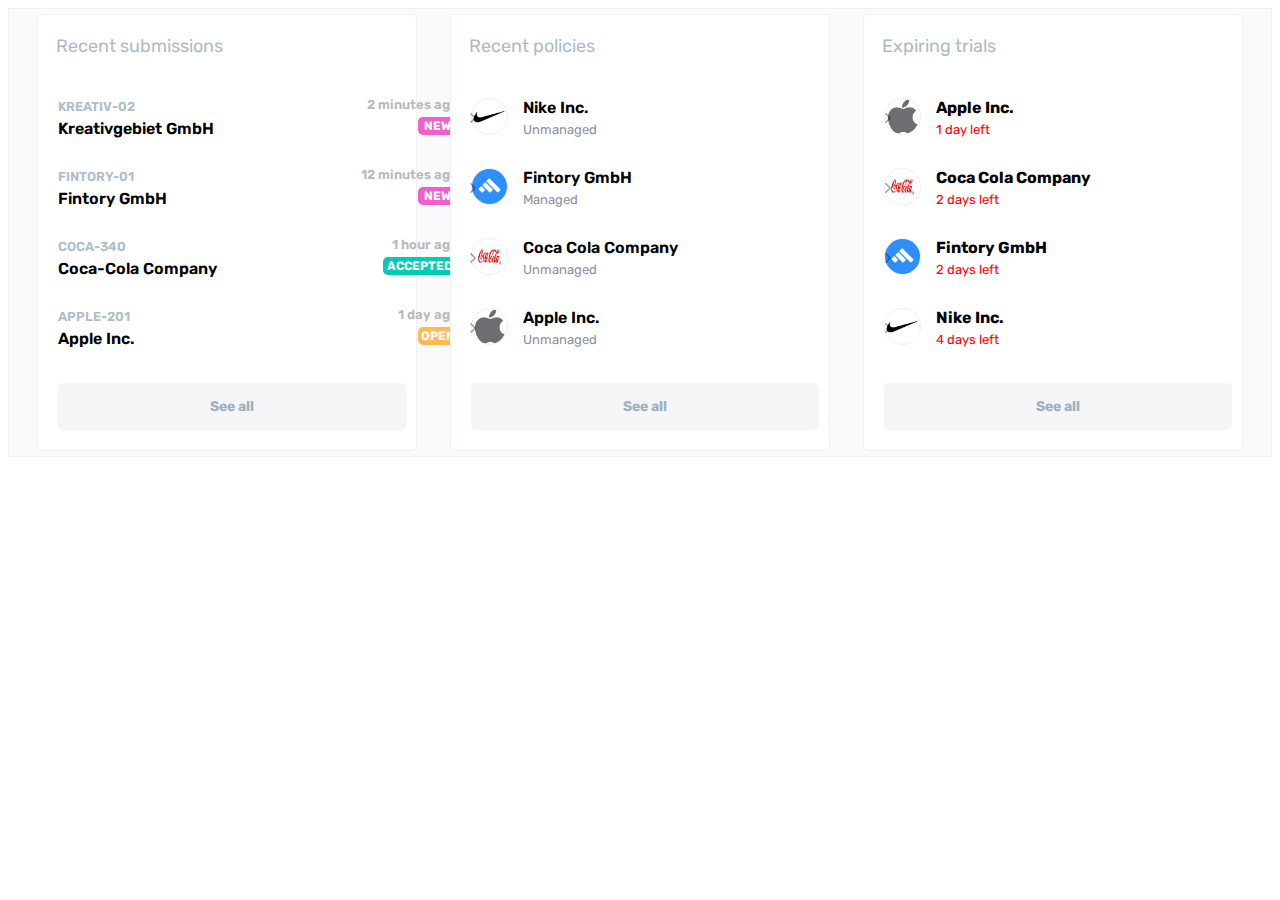
<file: bài tập 1/index.html>
<!DOCTYPE html>
<html>
    <head>
        <title>baitap</title>
       <link rel="stylesheet" href="app.css">
       <link href="https://fonts.googleapis.com/css?family=Alatsi|Courier+Prime|Lato|Open+Sans|Roboto|Rubik&display=swap" rel="stylesheet">
    </head>
    <body>
        <div class="box-container">
            <!-- cot 1 -->
            <div class="box">
                <div class="box-title">Recent submissions</div><br>
                <div class="menu-item">
                    <div class="left">
                        <div class="text">
                            <span class="text-one">KREATIV-02</span>
                            <span class="text-two">Kreativgebiet GmbH</span>
                        </div>
                    </div>
                    <div class="right">
                        <div class="between">
                            <span class="time">2 minutes ago</span>
                            <span class="badge" style="margin: 5px 0px 5px 60px; background-color: #f15fcc;">NEW</span>
                        </div>
                        <div class="right-icon">
                            <img src="36.png" height="10" width="10">
                        </div>                        
                    </div>
                </div>

                <div class="menu-item">
                    <div class="left">
                        <div class="text">
                            <span class="text-one">FINTORY-01</span>
                            <span class="text-two">Fintory GmbH</span>
                        </div>
                    </div>
                    <div class="right">
                        <div class="between">
                            <span class="time">12 minutes ago</span>
                            <span class="badge" style="margin: 5px 0px 5px 60px; background-color: #f15fcc;">NEW</span>
                        </div>
                        <div class="right-icon" >
                            <img src="36.png" height="10" width="10">
                        </div>                       
                    </div>
                </div>
            
                <div class="menu-item">
                    <div class="left">
                        <div class="text">
                            <span class="text-one">COCA-340</span>
                            <span class="text-two">Coca-Cola Company</span>
                        </div>
                    </div>
                    <div class="right">
                        <div class="between">
                            <span class="time">1 hour ago</span>
                            <span class="badge" style="margin: 5px 0px 5px 25px; background-color: #02cbb4;">ACCEPTED</span>
                        </div>
                        <div class="right-icon" >
                            <img src="36.png" height="10" width="10">
                        </div>
                    </div>   
                </div>
            
                <div class="menu-item">
                    <div class="left">
                        <div class="text">
                            <span class="text-one">APPLE-201</span>
                            <span class="text-two">Apple Inc.</span>
                        </div>
                    </div>
                    <div class="right">
                        <div class="between">
                            <span class="time">1 day ago</span>
                            <span class="badge" style="margin: 5px 0px 5px 60px; background-color: #ffba54;">OPEN</span>
                        </div>
                        <div class="right-icon" >
                            <img src="36.png" height="10" width="10">
                        </div>                       
                    </div>
                </div>

                <button class="btn-call-to-action">
                    See all
                </button>
            </div>
            <!-- cot 2 -->
            <div class="box">
                <div class="box-title">Recent policies</div><br>
                <div class="menu-item">
                    <div class="left">
                        <div class="image">
                            <img src="52.jpg" height="35" width="35">
                        </div>
                        <div class="text">
                            <span class="text-fisrt">Nike Inc.</span>
                            <span class="text-second">Unmanaged</span>
                        </div>
                    </div>
                    <div class="right">
                        <div class="right-icon-two">
                            <img src="36.png" height="10" width="10">
                        </div> 
                    </div>
                </div>
        
                <div class="menu-item">
                    <div class="left">
                        <div class="image">
                            <img src="25.jpg" height="35" width="35">
                        </div>
                        <div class="text">
                            <span class="text-fisrt">Fintory GmbH</span>
                            <span class="text-second">Managed</span>
                        </div>
                    </div>
                    <div class="right">
                        <div class="right-icon-two">
                            <img src="36.png" height="10" width="10">
                        </div> 
                    </div>
                </div>
            
                <div class="menu-item">
                    <div class="left">
                        <div class="image">
                            <img src="14.jpg" height="35" width="35">
                        </div>
                        <div class="text">
                            <span class="text-fisrt">Coca Cola Company</span>
                            <span class="text-second">Unmanaged</span>
                        </div>
                    </div>
                    <div class="right">
                        <div class="right-icon-two">
                            <img src="36.png" height="10" width="10">
                        </div> 
                    </div>
                </div>
            
                <div class="menu-item">
                    <div class="left">
                        <div class="image">
                            <img src="41.jpg" height="35" width="35">
                        </div>
                        <div class="text">
                            <span class="text-fisrt" >Apple Inc.</span>
                            <span class="text-second" >Unmanaged</span>
                        </div>
                    </div>
                    <div class="right">
                        <div class="right-icon-two">
                            <img src="36.png" height="10" width="10">
                        </div> 
                    </div>
                </div>

                <button class="btn-call-to-action">
                    See all
                </button>
            </div>
            <!-- cot 3 -->
            <div class="box">
                <div class="box-title">Expiring trials</div><br>
                <div class="menu-item">
                    <div class="left">
                        <div class="image">
                            <img src="41.jpg" height="35" width="35">
                        </div>
                        <div class="text">
                            <span class="text-1" >Apple Inc.</span>
                            <span class="text-2" >1 day left</span>
                        </div>
                    </div>
                    <div class="right">
                        <div class="right-icon-two">
                            <img src="36.png" height="10" width="10">
                        </div> 
                    </div>
                </div>
            
                <div class="menu-item">
                    <div class="left">
                        <div class="image">
                            <img src="14.jpg" height="35" width="35">
                        </div>
                        <div class="text">
                            <span class="text-1">Coca Cola Company</span>
                            <span class="text-2">2 days left</span>
                        </div>
                    </div>
                    <div class="right">
                        <div class="right-icon-two">
                            <img src="36.png" height="10" width="10">
                        </div> 
                    </div>
                </div>
              
                <div class="menu-item">
                    <div class="left">
                        <div class="image">
                            <img src="25.jpg" height="35" width="35">
                        </div>
                        <div class="text">
                            <span class="text-1">Fintory GmbH</span>
                            <span class="text-2">2 days left</span>
                        </div>
                    </div>
                    <div class="right">
                        <div class="right-icon-two">
                            <img src="36.png" height="10" width="10">
                        </div> 
                    </div>
                </div>
            
                <div class="menu-item">
                    <div class="left">
                        <div class="image">
                            <img src="52.jpg" height="35" width="35">
                        </div>
                        <div class="text">
                            <span class="text-1">Nike Inc.</span>
                            <span class="text-2">4 days left</span>
                        </div>
                    </div>
                    <div class="right">
                        <div class="right-icon-two">
                            <img src="36.png" height="10" width="10">
                        </div> 
                    </div>
                </div>

                <button class="btn-call-to-action">
                    See all
                </button>               
            </div>
        </div>
    </body>
</html>
</file>
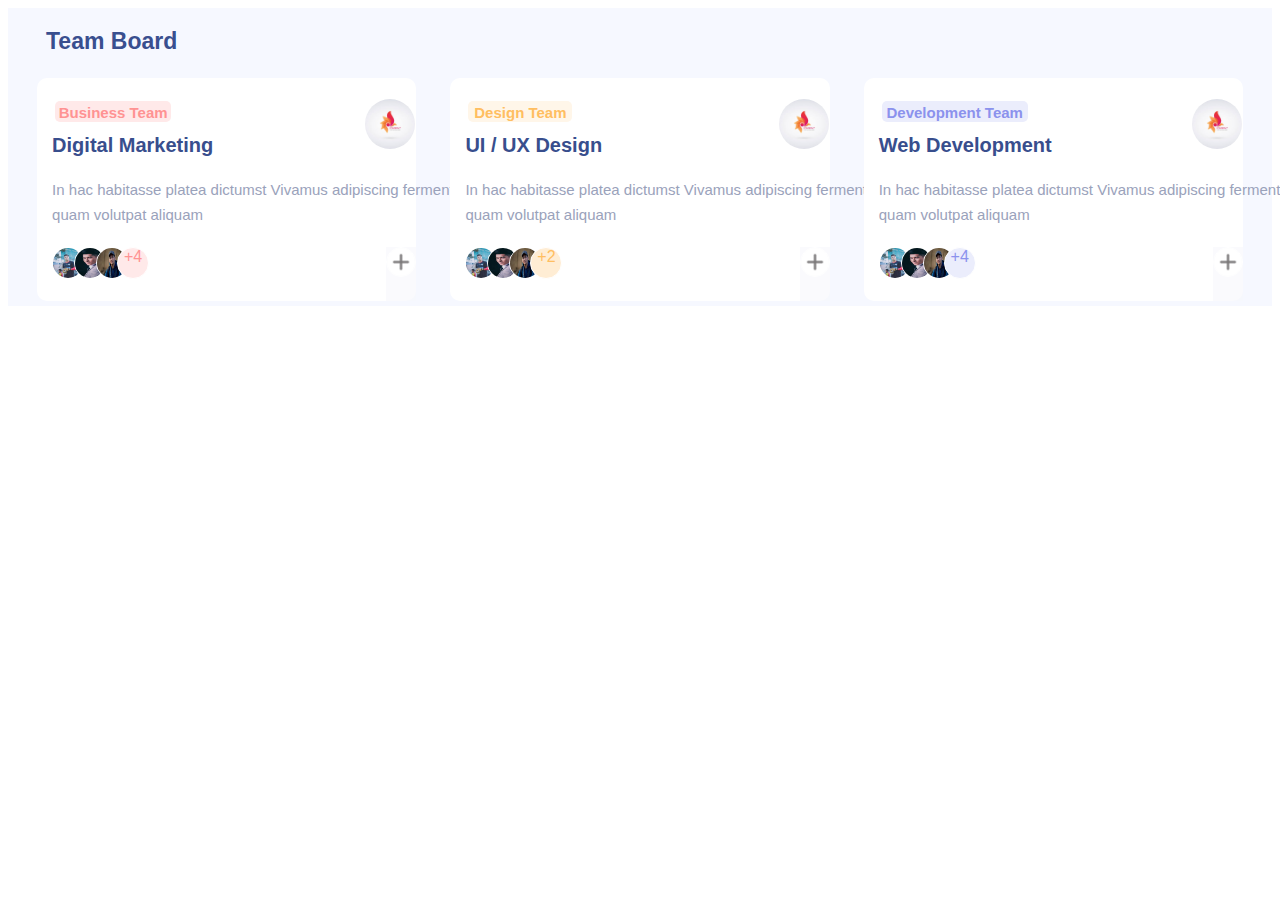
<file: bài tập 2/eg.html>
<!DOCTYPE html>
<html>
    <head>
        <title>baitap2.html</title>
        <link rel="stylesheet" href="eg.css">
    </head>
    <body>
        <div class="container">
            <div class="title">Team Board</div>
            <div class="box-container">
                <!-- cot 1 -->
                <div class="box">
                    <div class="box-title">
                        <div class="left">
                            <div class="text-one" style="width: 110px;color: #ff9393;background-color: #ffe9e9;">Business Team</div>
                            <div class="text-two">Digital Marketing</div>
                        </div>
                        <div class="right">
                            <img src="eg1.jpg" height="50" width="50">
                        </div>
                    </div>
                    <div class="menu-box">
                        In hac habitasse platea dictumst Vivamus adipiscing fermentum quam volutpat aliquam
                    </div>
                    <div class="box-item">
                        <div class="box-item-left">
                            <img src="btd.jpg" class="img1" height="30" width="30">
                            <img src="1.jpg" class="img2" height="30" width="30">
                            <img src="2.jpg" class="img3" height="30" width="30">
                            <div class="box-item-number" style="background-color: #ffe9e9; color: #ff9393;">+4</div>
                        </div>
                        <div class="box-item-right">
                            <img src="plus.jpg" height="28" width="28">
                        </div>
                    </div>
                </div>
                <!-- cot 2 -->
                <div class="box">
                    <div class="box-title">
                        <div class="left">
                            <div class="text-one" style="width: 98px; color: #ffbe61;background-color: #fff6e9;">Design Team</div>
                            <div class="text-two">UI / UX Design</div>
                        </div>
                        <div class="right">
                            <img src="eg1.jpg" height="50" width="50">
                        </div>
                    </div>
                    <div class="menu-box">
                        In hac habitasse platea dictumst Vivamus adipiscing fermentum quam volutpat aliquam
                    </div>
                    <div class="box-item">
                        <div class="box-item-left">
                            <img src="btd.jpg" class="img1" height="30" width="30">
                            <img src="1.jpg" class="img2" height="30" width="30">
                            <img src="2.jpg" class="img3" height="30" width="30">
                            <div class="box-item-number" style="background-color: #ffedd4; color: #ffbe61;">+2</div>
                        </div>
                        <div class="box-item-right">
                            <img src="plus.jpg" height="28" width="28">
                        </div>
                    </div>
                </div>
                <!-- cot 3 -->
                <div class="box">
                    <div class="box-title">
                        <div class="left">
                            <div class="text-one" style="width: 140px;color: #8b92ed;background-color: #ebedfc;">Development Team</div>
                            <div class="text-two">Web Development</div>
                        </div>
                        <div class="right">
                            <img src="eg1.jpg" height="50" width="50">
                        </div>
                    </div>
                    <div class="menu-box">
                        In hac habitasse platea dictumst Vivamus adipiscing fermentum quam volutpat aliquam
                    </div>
                    <div class="box-item">
                        <div class="box-item-left">
                            <img src="btd.jpg" class="img1" height="30" width="30">
                            <img src="1.jpg" class="img2" height="30" width="30">
                            <img src="2.jpg" class="img3" height="30" width="30">
                            <div class="box-item-number" style="background-color: #ebedfc; color: #8b92ed;">+4</div>
                        </div>
                        <div class="box-item-right">
                            <img src="plus.jpg" height="28" width="28">
                        </div>
                    </div>
                </div>
            </div>
        </div>
    </body>
</html>
</file>
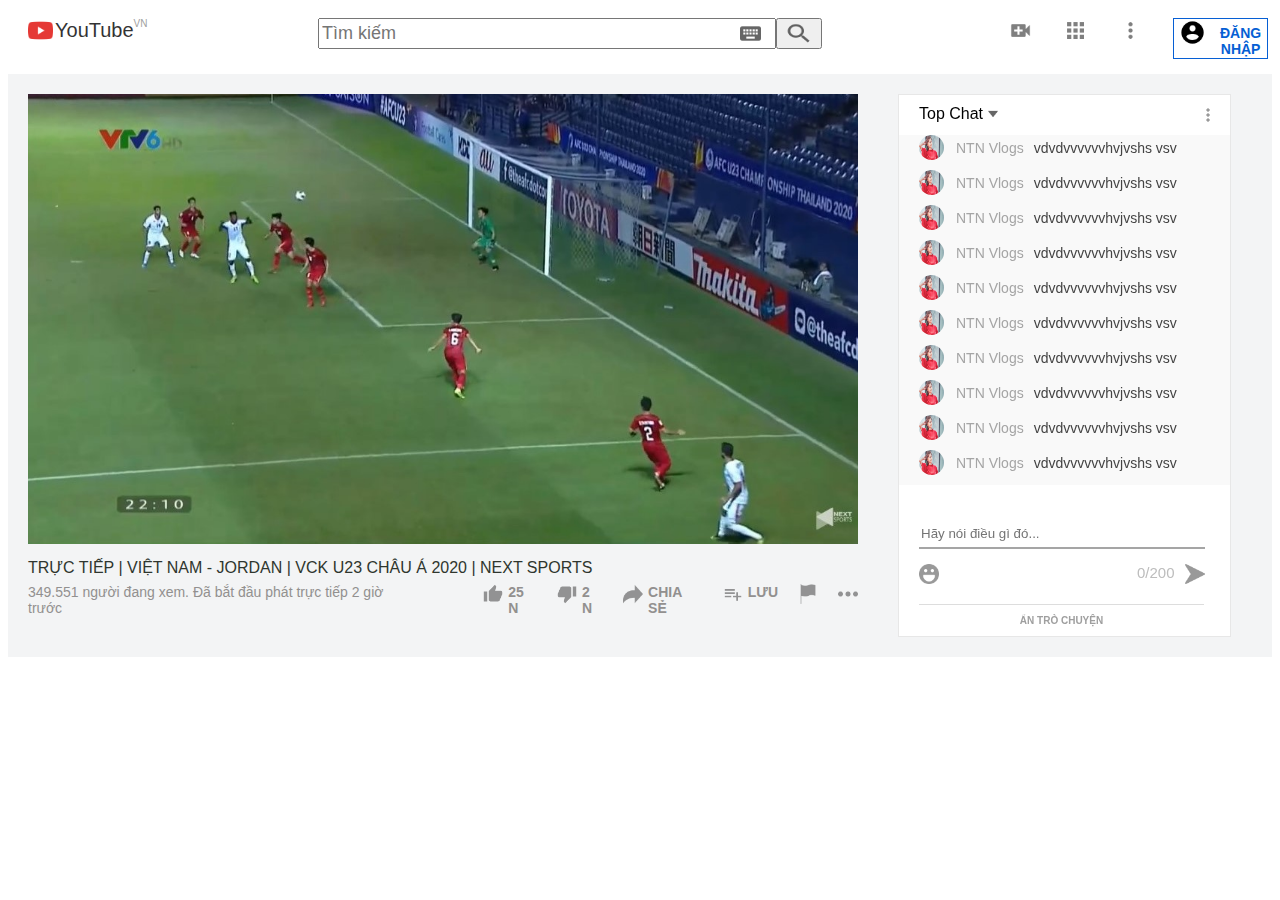
<file: bài tập 3/container.html>
<!DOCTYPE html>
<html>
    <head>
        <title>baitap3</title>
        <link rel="stylesheet" href="contai.css">
    </head>
    <body>
        <div class="container">
            <div class="box-container-one">
                <div class="box-one">
                    <div class="icon">
                        <img src="youtube.png" height="25" width="25">
                        <div class="menu">YouTube</div>
                        <div class="vn">VN</div>
                    </div>
                </div>
                <div class="box-one">
                    <div class="box">
                        <div class="tk">
                            <img class="khoa" src="khoa.png" width="25px">
                            <input class="ct-tk" placeholder="Tìm kiếm" type="text"  size="30"/>
                            <button class="tk-bt">
                                <img class="timkiem" src="timkiem.png" width="30" height="25">
                            </button>
                        </div>
                    </div>
                </div>
                <div class="box-one">
                    <div class="combo-icon">
                        <img class="noicon" src="camera.png" width="25" height="25">
                        <img class="noicon" src="cham.png" width="25" height="25">
                        <img class="noicon" src="menu.png" width="25" height="25">
                        <button class="people">
                            <img class="people-text" src="people.png" height="25" width="25">
                            <div class="nd">ĐĂNG NHẬP</div>
                        </button>
                    </div>
                </div>
            </div>
            <div class="box-container-two">
                <div class="box-two">
                    <div class="image">
                        <img src="bongda.jpg" width="830" height="450">
                    </div>
                    <div class="vanban">
                        <div class="left">TRỰC TIẾP | VIỆT NAM - JORDAN | VCK U23 CHÂU Á 2020 | NEXT SPORTS</div>
                        <div class="right">
                            <div class="right-left">349.551 người đang xem. Đã bắt đầu phát trực tiếp 2 giờ trước</div>
                            <div class="right-right">
                                <img class="icon-right" src="like.png" width="20" height="20">
                                <div class="text">25 N</div>
                                <img class="icon-right" src="dislike.png" width="20" height="20">
                                <div class="text">2 N</div>
                                <img class="icon-right" src="share.png" width="20" height="20">
                                <div class="text">CHIA SẺ</div>
                                <img class="icon-right" src="save.png" width="20" height="20">
                                <div class="text" >LƯU</div>
                                <img class="icon-right" src="flag.png" width="20" height="20">
                                <img class="icon-right" src="three.png" width="20" height="20">
                            </div>
                        </div>
                    </div>
                </div>
                <div class="box-two">
                    <div class="box-container">
                        <div class="box-title">
                            <div class="title-left">Top Chat</div>
                            <div class="title-right">
                                <img src="tamgiac.png" width="10" height="10">
                            </div>
                            <img class="item" src="menu.png" width="20" height="20">
                        </div>
                        <div class="box-menu">
                            <div class="menu-left">
                                <img src="images.jpg" width="25" height="25">
                                <div class="name">NTN Vlogs</div>
                                <div class="name-text">vdvdvvvvvvhvjvshs vsv</div>
                            </div>
                            <div class="menu-left">
                                <img src="images.jpg" width="25" height="25">
                                <div class="name">NTN Vlogs</div>
                                <div class="name-text">vdvdvvvvvvhvjvshs vsv</div>
                            </div>
                            <div class="menu-left">
                                <img src="images.jpg" width="25" height="25">
                                <div class="name">NTN Vlogs</div>
                                <div class="name-text">vdvdvvvvvvhvjvshs vsv</div>
                            </div>
                            <div class="menu-left">
                                <img src="images.jpg" width="25" height="25">
                                <div class="name">NTN Vlogs</div>
                                <div class="name-text">vdvdvvvvvvhvjvshs vsv</div>
                            </div>
                            <div class="menu-left">
                                <img src="images.jpg" width="25" height="25">
                                <div class="name">NTN Vlogs</div>
                                <div class="name-text">vdvdvvvvvvhvjvshs vsv</div>
                            </div>
                            <div class="menu-left">
                                <img src="images.jpg" width="25" height="25">
                                <div class="name">NTN Vlogs</div>
                                <div class="name-text">vdvdvvvvvvhvjvshs vsv</div>
                            </div>
                            <div class="menu-left">
                                <img src="images.jpg" width="25" height="25">
                                <div class="name">NTN Vlogs</div>
                                <div class="name-text">vdvdvvvvvvhvjvshs vsv</div>
                            </div>
                            <div class="menu-left">
                                <img src="images.jpg" width="25" height="25">
                                <div class="name">NTN Vlogs</div>
                                <div class="name-text">vdvdvvvvvvhvjvshs vsv</div>
                            </div>
                            <div class="menu-left">
                                <img src="images.jpg" width="25" height="25">
                                <div class="name">NTN Vlogs</div>
                                <div class="name-text">vdvdvvvvvvhvjvshs vsv</div>
                            </div>
                            <div class="menu-left">
                                <img src="images.jpg" width="25" height="25">
                                <div class="name">NTN Vlogs</div>
                                <div class="name-text">vdvdvvvvvvhvjvshs vsv</div>
                            </div>
                            <div class="menu-left">
                                <img src="images.jpg" width="25" height="25">
                                <div class="name">NTN Vlogs</div>
                                <div class="name-text">vdvdvvvvvvhvjvshs vsv</div>
                            </div>
                            <div class="menu-left">
                                <img src="images.jpg" width="25" height="25">
                                <div class="name">NTN Vlogs</div>
                                <div class="name-text">vdvdvvvvvvhvjvshs vsv</div>
                            </div>
                        </div>
                        <div class="box-finish">
                            <input class="bottum" placeholder="Hãy nói điều gì đó..." type="text" size="20" >
                            <div class="menu-bottum">
                                <img src="smiling.png" width="20" height="20">
                                <div class="bottum-text">0/200</div>
                                <img src="next.png" style="margin-left: 10px;" width="20" height="20">
                            </div>
                            <div class="space"></div>
                            <div class="finish">ẨN TRÒ CHUYỆN</div>
                        </div>                       
                    </div>
                </div>
            </div>
        </div>
    </body>
</html>
</file>
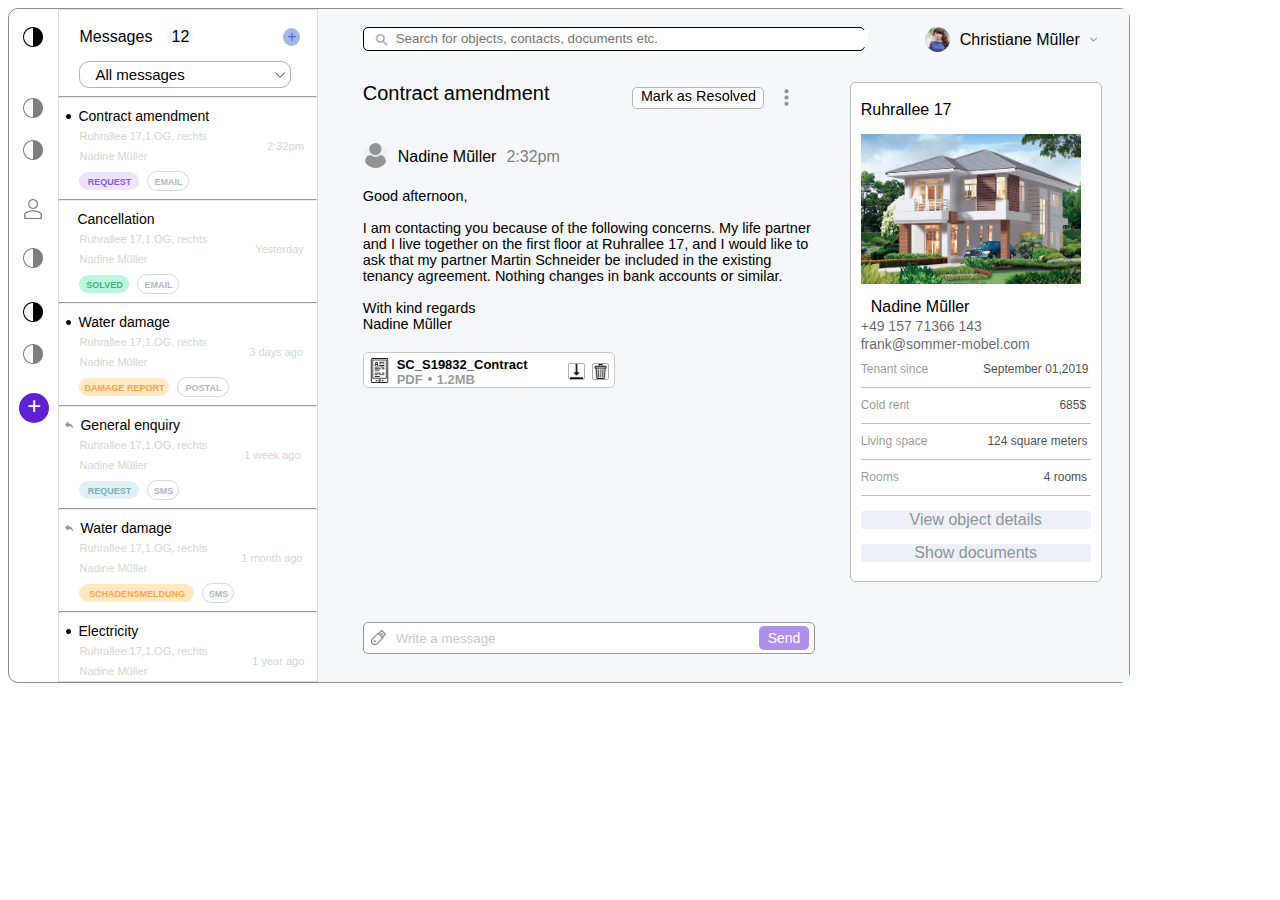
<file: bài tập 4/Dribbble.html>
<!DOCTYPE html>
<html>
    <head>
        <title>Dribbble</title>
        <link rel="stylesheet" href="Dri.css">
    </head>
    <body>
        <div class="container">
            <div class="box-one">
                <img class="one" src="tron.png" height="20" width="20">
                <img class="two" src="tron.png" height="20" width="20">
                <img class="three" src="tron.png" height="20" width="20">
                <img class="four" src="people.png" height="20" width="20">
                <img class="five" src="tron.png" height="20" width="20">
                <img class="six" src="tron.png" height="20" width="20">
                <img class="seven" src="tron.png" height="20" width="20">
                <div class="eight">+</div>
            </div>
            <div class="box-two">
                <div class="box-title">
                    <div class="top">
                        <div class="top-title">Messages</div>
                        <div class="number">12</div>
                        <div class="plus">+</div>
                    </div>
                    <div class="bottum">
                        <div class="bottum-top">All messages</div>
                        <img class="down" src="bottum.png" height="10" width="10">
                    </div>
                </div>
                <hr>
                <div class="box-title">
                    <div class="box-title-container">
                        <div class="container-title">
                            <img class="dot" src="dot.png" height="5" width="5">
                            <div class="title">Contract amendment</div>
                        </div>
                        <div class="container-menu">
                            <div class="menu-first">
                                <div class="first-left">
                                    <div class="first">Ruhrallee 17,1.OG, rechts</div>
                                    <div class="second">Nadine Mũller</div>
                                </div>
                                <div class="first-right" style="margin-left: 60px;">2:32pm</div>
                            </div>
                            <div class="menu-secon">
                                <div class="third-one" style="width: 60px; height: 18px; color: #875bde; background-color: #ece4fa;  border-radius: 10px; text-align: center;">REQUEST</div>
                                <div class="third-two" style="width: 40px; height: 18px; border: #d5d7dd solid 1px; border-radius: 10px; text-align: center;">EMAIL</div>
                            </div>
                        </div>
                    </div>
                </div>
                <hr>
                <div class="box-title">
                    <div class="box-title-container">
                        <div class="container-title">
                            <div class="title" style="margin-left: -2px;">Cancellation</div>
                        </div>
                        <div class="container-menu">
                            <div class="menu-first">
                                <div class="first-left">
                                    <div class="first">Ruhrallee 17,1.OG, rechts</div>
                                    <div class="second">Nadine Mũller</div>
                                </div>
                                <div class="first-right" style="margin-left: 48px;">Yesterday</div>
                            </div>
                            <div class="menu-secon">
                                <div class="third-one" style="width: 50px; height: 18px; color: #44b386; background-color: #bbf7de;  border-radius: 10px; text-align: center;">SOLVED</div>
                                <div class="third-two" style="width: 40px; height: 18px; border: #d5d7dd solid 1px; border-radius: 10px; text-align: center;">EMAIL</div>
                            </div>
                        </div>
                    </div>
                </div>
                <hr>
                <div class="box-title">
                    <div class="box-title-container">
                        <div class="container-title">
                            <img class="dot" src="dot.png" height="5" width="5">
                            <div class="title">Water damage</div>
                        </div>
                        <div class="container-menu">
                            <div class="menu-first">
                                <div class="first-left">
                                    <div class="first">Ruhrallee 17,1.OG, rechts</div>
                                    <div class="second">Nadine Mũller</div>
                                </div>
                                <div class="first-right" style="margin-left: 42px;">3 days ago</div>
                            </div>
                            <div class="menu-secon">
                                <div class="third-one" style="width: 90px; height: 18px; color: #f4a249; background-color:#ffe8c2;  border-radius: 10px; text-align: center;">DAMAGE REPORT</div>
                                <div class="third-two" style="width: 50px; height: 18px; border: #d5d7dd solid 1px; border-radius: 10px; text-align: center;">POSTAL</div>
                            </div>
                        </div>
                    </div>
                </div>
                <hr>
                <div class="box-title">
                    <div class="box-title-container">
                        <div class="container-title">
                            <img class="icon-left" src="left.png" height="8" width="8">
                            <div class="title">General enquiry</div>
                        </div>
                        <div class="container-menu">
                            <div class="menu-first">
                                <div class="first-left">
                                    <div class="first">Ruhrallee 17,1.OG, rechts</div>
                                    <div class="second">Nadine Mũller</div>
                                </div>
                                <div class="first-right" style="margin-left: 37px;">1 week ago</div>
                            </div>
                            <div class="menu-secon">
                                <div class="third-one" style="width: 60px; height: 18px; color: #76b3b3; background-color: #e0f0f3;  border-radius: 10px; text-align: center;">REQUEST</div>
                                <div class="third-two" style="width: 30px; height: 18px; border: #d5d7dd solid 1px; border-radius: 10px; text-align: center;">SMS</div>
                            </div>
                        </div>
                    </div>
                </div>
                <hr>
                <div class="box-title">
                    <div class="box-title-container">
                        <div class="container-title">
                            <img class="icon-left" src="left.png" height="8" width="8">
                            <div class="title">Water damage</div>
                        </div>
                        <div class="container-menu">
                            <div class="menu-first">
                                <div class="first-left">
                                    <div class="first">Ruhrallee 17,1.OG, rechts</div>
                                    <div class="second">Nadine Mũller</div>
                                </div>
                                <div class="first-right" style="margin-left: 34px;">1 month ago</div>
                            </div>
                            <div class="menu-secon">
                                <div class="third-one" style="width: 115px; height: 18px; color: #f5a64f; background-color: #ffe8c2;  border-radius: 10px; text-align: center;">SCHADENSMELDUNG</div>
                                <div class="third-two" style="width: 30px; height: 18px; border: #d5d7dd solid 1px; border-radius: 10px; text-align: center;">SMS</div>
                            </div>
                        </div>
                    </div>
                </div>
                <hr>
                <div class="box-title">
                    <div class="box-title-container">
                        <div class="container-title">
                            <img class="dot" src="dot.png" height="5" width="5">
                            <div class="title">Electricity</div>
                        </div>
                        <div class="container-menu">
                            <div class="menu-first">
                                <div class="first-left">
                                    <div class="first">Ruhrallee 17,1.OG, rechts</div>
                                    <div class="second">Nadine Mũller</div>
                                </div>
                                <div class="first-right" style="margin-left: 45px;">1 year ago</div>
                            </div>
                        </div>
                    </div>
                </div>
            </div>
            <div class="box-three">
                <div class="box-three-title">
                    <div class="Search">
                        <img class="timkiem" src="timkiem.png" width="16" height="16">
                        <input class="ct-tk" placeholder="Search for objects, contacts, documents etc." type="text"  size="15"/>
                    </div>
                    <div class="box-three-right">
                        <img class="img-name" src="anh.png" width="25" height="25">
                        <div class="name-right">Christiane Mũller</div>
                        <img class="down-right" src="bottum.png" width="7" height="7">
                    </div>
                </div>
                <div class="box-menu">
                    <div class="menu-left">
                        <div class="menu-left-title">
                            <div class="title-left">Contract amendment</div>
                            <div class="title-center">Mark as Resolved</div>
                            <img class="title-right" src="menu.png" width="25" height="25">
                        </div>
                        <div class="name">
                            <img class="icon-name" src="user.png" width="25" height="25">
                            <div class="name-tab">Nadine Mũller</div>
                            <div class="time">2:32pm</div>
                        </div>
                        <div class="menu">
                            <div>Good afternoon,</div>
                            <br>
                            <div>
                                I am contacting you because of the following concerns. My life partner
                                and I live together on the first floor at Ruhrallee 17, and I would like to
                                ask that my partner Martin Schneider be included in the existing
                                tenancy agreement. Nothing changes in bank accounts or similar.
                            </div>
                            <br>
                            <div>With kind regards</div>
                            <div>Nadine Mũller</div>
                        </div>
                        <div class="hop">
                            <img class="hop-name" src="text.png" width="25" height="25">
                            <div class="hop-menu">
                                <div class="hop-menu-top">SC_S19832_Contract</div>
                                <div class="hop-menu-bottum">
                                    <div class="bottum-left">PDF</div>
                                    <img class="bottum-center" src="dot.png" width="4" height="4">
                                    <div class="bottum-right">1.2MB</div>
                                </div>
                            </div>
                            <img class="save" src="save.png" width="15" height="15">
                            <img class="delete" src="delete.png" width="15" height="15">
                        </div>
                    </div>
                    <div class="menu-right">
                        <div class="menu-finish">
                            <div class="menu-right-title">Ruhrallee 17</div>
                            <img class="images" src="nha.png" width="220" height="150">
                            <div class="name-tab">Nadine Mũller</div>
                            <div class="sdt" style="font-size: 14px; opacity: 0.6;">+49 157 71366 143</div>
                            <div class="mail" style="font-size: 14px; opacity: 0.6;">frank@sommer-mobel.com</div>
                            <div class="date">
                                <div class="date-left" style=" opacity: 0.4;">Tenant since</div>
                                <div class="date-right" style="margin-left: 55px; opacity: 0.7;">September 01,2019</div>
                            </div>
                            <div class="dola">
                                <div class="dola-left" style="opacity: 0.4;">Cold rent</div>
                                <div class="dola-right" style="margin-left: 150px; opacity: 0.7;">685$</div>
                            </div>
                            <div class="live">
                                <div class="live-left" style="opacity: 0.4;">Living space</div>
                                <div class="live-right" style="margin-left: 60px; opacity: 0.7;">124 square meters</div>
                            </div>
                            <div class="room">
                                <div class="room-left" style="opacity: 0.4;">Rooms</div>
                                <div class="room-right" style="margin-left: 145px; opacity: 0.7;">4 rooms</div>
                            </div>
                            <div class="full">View object details</div>
                            <div class="full-finish">Show documents</div>
                        </div>
                    </div>  
                </div>
                <div class="finish">
                    <img class="icon-finish" src="data.png" width="15" height="15">
                    <input class="tk-finish" placeholder="Write a message" type="text"  size="15"/>
                    <div class="full-send">
                        <div class="send">Send</div>
                    </div>
                </div>
            </div>
        </div>
    </body>
</html>
</file>
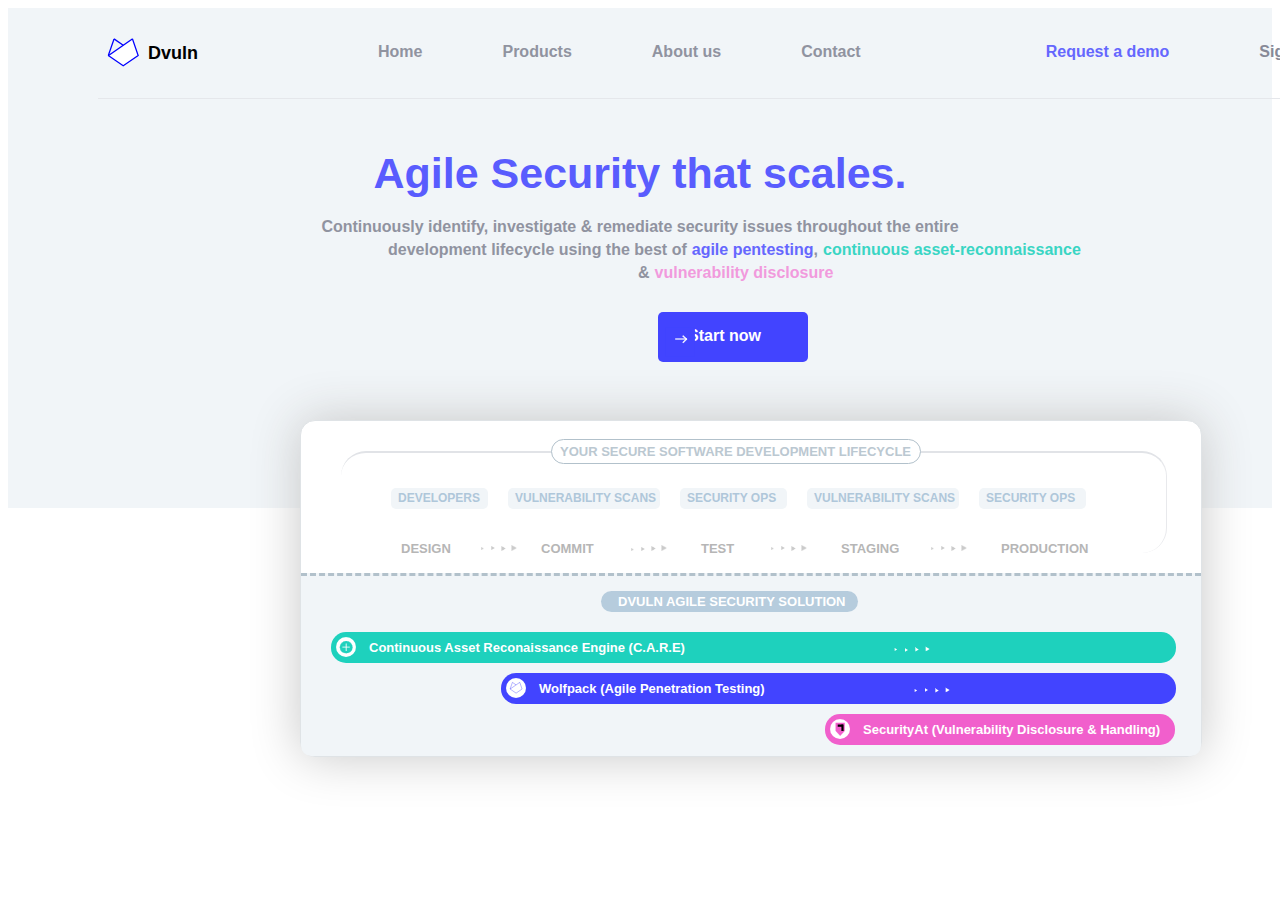
<file: bài tập 5/Dvuln.html>
<!DOCTYPE html>
<html>
    <head>
        <title>Dvuln</title>
        <link rel="stylesheet" href="Dvuln.css">
    </head>
    <body>
        <div class="container">
            <div class="box">
                <div class="box-title">
                    <div class="left">
                        <img class="icon" src="buta.svg" height="50" width="50">
                        <div class="title">Dvuln</div>
                    </div>
                    <div class="center">
                        <div class="one">Home</div>
                        <div class="two">Products</div>
                        <div class="three">About us</div>
                        <div class="four">Contact</div>
                    </div>
                    <div class="right">
                        <div class="first">Request a demo</div>
                        <div class="second">Sign in</div>
                        <img class="icon-right" src="right.png" height="20" width="20">
                    </div>
                </div>
                <div class="box-menu">
                    <div class="menu-title">Agile Security that scales.</div>
                    <div class="menu-top">Continuously identify, investigate & remediate security issues throughout the entire </div>
                    <div class="menu-center">
                        <div class="center-left">development lifecycle using the best of</div>
                        <div class="center-between">agile pentesting</div>
                        <div class="plus">, </div>
                        <div class="center-right">continuous asset-reconnaissance</div>
                    </div>
                    <div class="menu-finish">
                        <div class="finish-left">&</div>
                        <div class="finish-right"> vulnerability disclosure</div>
                    </div>
                    <div class="box-finish">
                        <div class="use">Start now</div>                       
                    </div>
                    <img class="finish-icon" src="right.svg" height="30" width="30">
                </div>
            </div>
            <div class="finish">
                <div class="finish-help">
                    <div class="finish-top">
                        <div class="st">DEVELOPERS</div>
                        <div class="nd">VULNERABILITY SCANS</div>
                        <div class="th">SECURITY OPS</div>
                        <div class="nd">VULNERABILITY SCANS</div>
                        <div class="th">SECURITY OPS</div>
                    </div>
                    <div class="border">
                        <div class="ds">DESIGN</div>
                        <div class="boder-icon-t">
                            <img class="icon-first-t" src="next.png" height="3" width="3">
                            <img class="icon-second-t" src="next.png" height="4" width="4">
                            <img class="icon-th-t" src="next.png" height="5" width="5">
                            <img class="icon-st-t" src="next.png" height="6" width="6">
                        </div>
                        <div class="cm">COMMIT</div>
                        <div class="boder-icon-c">
                            <img class="icon-first-c" src="next.png" height="3" width="3">
                            <img class="icon-second-c" src="next.png" height="4" width="4">
                            <img class="icon-th-c" src="next.png" height="5" width="5">
                            <img class="icon-st-c" src="next.png" height="6" width="6">
                        </div>
                        <div class="test">TEST</div>
                        <div class="boder-icon-m">
                            <img class="icon-first-m" src="next.png" height="3" width="3">
                            <img class="icon-second-m" src="next.png" height="4" width="4">
                            <img class="icon-th-m" src="next.png" height="5" width="5">
                            <img class="icon-st-m" src="next.png" height="6" width="6">
                        </div>
                        <div class="sg">STAGING</div>
                        <div class="boder-icon-s">
                            <img class="icon-first-s" src="next.png" height="3" width="3">
                            <img class="icon-second-s" src="next.png" height="4" width="4">
                            <img class="icon-th-s" src="next.png" height="5" width="5">
                            <img class="icon-st-s" src="next.png" height="6" width="6">
                        </div>
                        <div class="pro">PRODUCTION</div>
                    </div>
                    <div class="title-aline">YOUR SECURE SOFTWARE DEVELOPMENT LIFECYCLE</div>
                </div>
                <div class="finish-bottum">
                    <div class="bottum-title">DVULN AGILE SECURITY SOLUTION</div>
                    <div class="care">
                        <img class="bottum-icon" src="around.svg" height="20" width="20">
                        <div class="care-menu">Continuous Asset Reconaissance Engine (C.A.R.E)</div>
                        <div class="combo-icon">
                            <img class="icon-one-c" src="tam.svg" height="5" width="5">
                            <img class="icon-two-c" src="tam.svg" height="6" width="6">
                            <img class="icon-three-c" src="tam.svg" height="7" width="7">
                            <img class="icon-four-c" src="tam.svg" height="8" width="8">
                        </div>
                    </div>
                    <div class="Dvuln">
                        <img class="icon-dvuln" src="butadien.svg" height="20" width="20">
                        <div class="Dvuln-menu">Wolfpack (Agile Penetration Testing)</div>
                        <div class="Dvuln-combo-icon">
                            <img class="icon-one" src="tam.svg" height="5" width="5">
                            <img class="icon-two" src="tam.svg" height="6" width="6">
                            <img class="icon-three" src="tam.svg" height="7" width="7">
                            <img class="icon-four" src="tam.svg" height="8" width="8">
                        </div>
                    </div>
                    <div class="At">
                        <img class="icon-At" src="Un.svg" height="20" width="20">
                        <div class="At-menu">SecurityAt (Vulnerability Disclosure & Handling)</div>
                    </div>
                </div>
            </div>
        </div>
    </body>
</html>
</file>
<file: bài tập 1/app.css>
.box-container{
    display: flex;
    justify-content: space-evenly;
    border: 1px solid #f0f2f2;
    background-color: #f8fafb;
}

.box{
    margin: 5px; 
    background-color: #ffffff;
    height: 100%; 
    width: 30%;
    border: 1px solid #f0f2f2;
    border-radius: 5px;
    justify-content: 30px;
}

.box-title{
    padding: 20px 18px 0 18px;
    color: #acbbc6;
    height: 30px;
    font-size: 18px;
    font-family: 'Rubik', sans-serif;
}

.menu-item{
    display: flex;
    padding: 15px 5px;
    height: 40px;
    align-items: center;
}

.left{
    display: flex;
}

.text{
    display: flex;
    flex-direction: column;
    padding: 0 0 0 15px;
    width: 300px;
    font-family: 'Rubik', sans-serif;
}

.text-one{
    font-size: 13px; 
    color: #afbdc8;
    font-weight: 600;
    padding: 0 0 5px 0 ;
}

.text-two{
    font-weight: 600;
}

.text-fisrt{
    font-weight: 600;
}

.text-second{
    font-size: 13px; 
    color: #90909d;
    padding: 5px 0 0 0;
}

.text-1{
    font-weight: 700; 
}

.text-2{
    font-size: 13px; 
    color: red;  
    padding: 5px 0 0 0;
}

.image img{
    background: #fffefe;
    border-radius:70%;
    -moz-border-radius:70%;
    -webkit-border-radius:70%;
    border: 1px solid rgb(238, 238, 238);
}

.image{
    padding: 0 0 0 15px;
}
.between{
    display: flex;
    flex-direction: column;
    text-align: right;
}

.badge{
    padding: 2px;
    border: 0px;
    margin: 2px;
    border-radius: 5px; /*bo tròn 4 góc*/
    text-align: center;
    float: right;
    font-weight: 700;
    color: white;
    font-size: 12px;
    font-family: 'Rubik', sans-serif;
}

.time{
    font-size: 13px;
    width: 100px;
    color: rgb(185, 185, 184);
    font-weight: 600;
    font-family: 'Rubik', sans-serif;
}

.right{
    display: flex;
    width: 200px;
    align-items: center;
}

.right-icon{
    width: 20px;
    text-align: right;
    color: #b3c0ca;
    opacity: 0.4; 
}
.right-icon-two{
    text-align: right;
    width: 70px;
    color: #b3c0ca;
    opacity: 0.4;
}

.btn-call-to-action {
    padding: 15px;
    border: 0px;
    border-radius: 5px; /*bo tròn 4 góc*/
    margin: 20px;
    text-align: center;
    background-color: #f3f5f7;
    width: 92%;
    font-weight: 700;
    font-size: 14px;
    color: #9fb0be;
    font-family: 'Rubik', sans-serif;
}
</file>
<file: bài tập 2/eg.css>
.container{
    background-color: #f6f8ff;
}

.title{
    padding: 20px 18px 15px 38px;
    color: #394f8f;
    height: 30px;
    font-size: 23px;
    font-family: 'Rubik', sans-serif;
    font-weight: 600;
}

.box-container{
    display: flex;
    justify-content: space-evenly;
    font-family: 'Rubik', sans-serif;
    border-radius: 5px;
}

img{
    border-radius:70%;
    -moz-border-radius:70%;
    -webkit-border-radius:70%;
    border: 1px solid #ffffff;
}

.box{
    margin: 5px; 
    background-color: #ffffff;
    height: 100%; 
    width: 30%;
    border-radius: 10px;
    justify-content: 30px;
}

.box-title{
    display: flex;
}

.left{
    padding: 20px 0 0 15px;
    width: 375px;
}

.right{
    padding: 20px 0 0 0;
}

.text-one{
    padding: 0 0 0 15px;
    height: 15px;
    font-size: 15px;
    border-radius: 5px;
    text-align: center;
    padding: 3px;
    border: 0px;
    margin: 3px;
    font-weight: 580;
}

.text-two{
    padding: 9px 0 0 0;
    color: #384e8d;
    font-size: 20px;
    font-weight: 600;
}

.menu-box{
    font-size: 15px;
    color: #9aa2bb;
    padding: 20px 18px 20px 15px;
    width: 425px;
    line-height: 25px;
}

.box-item{
    display: flex;
}

.box-item-left{
    display: flex;
    padding: 0 0 20px 15px;
    width: 390px;
    position: relative;
}

.box-item-left img {
    position: absolute;
}

.box-item-left .img2 {
    left: 37px;
}

.box-item-left .img3 {
    left: 59px;
}

.box-item-left .box-item-number{
    position: absolute;
    width: 30px;
    height: 30px;
    text-align: center;
    border-bottom-left-radius: 50px;
    border-bottom-right-radius: 50px;
    border-top-right-radius: 50px;
    border-top-left-radius: 50px;
    border: 1.5px solid #ffffff;
    left: 80px;
}

.box-item-right{
    opacity: 0.6;
    padding: 0 0 20px 0px;
    background-color: #f7f8fd;
}
</file>
<file: bài tập 3/contai.css>
.container{
    display: inline;
    font-family: -apple-system, BlinkMacSystemFont, 'Segoe UI', Roboto, Oxygen, Ubuntu, Cantarell, 'Open Sans', 'Helvetica Neue', sans-serif;
}
.box-container-one{
    display: flex;
}
.box{
    width: 650px; 
}
.tk{
    position: relative;
}
.tk-bt{
    position: absolute;
}
.ct-tk{
    height: 25px;
    font-size: 18px;
}
.timkiem{
    display: block;
    opacity: 0.6;
}
.khoa{
    position: absolute;
    right: 205px;
    top: 3px;
    opacity: 0.6;
}
.tk input{
    width: 450px;
}
.icon{
    display: flex;
    width: 250px;
}
.menu{
    font-size: 20px;
    padding: 1px 0 0 2px;
    font-weight: 500;
    opacity: 0.8;
    font-family: Impact, Haettenschweiler, 'Arial Narrow Bold', sans-serif;
}
.bottum{
    width: 282px;
}
.box-one{
    padding: 10px 20px 15px 20px;
}
.vn{
    color: #a1a1a1;
    font-weight: 500;
    font-size: 10px;
}
.combo-icon{
    display: flex;
}
.noicon{
    margin-right: 30px;
    opacity: 0.5;
}
.people{
    display: flex;
    background-color: white;
    border: #065fd4 solid 1px;
}
.title-right img{
    opacity: 0.6;
}
.nd{
    padding: 5px 0 0 15px;
    color: #065fd4;
    font-size: 14px;
    font-weight: 700;
}
.item{
    margin-left: 200px;
    opacity: 0.4;
}
.box-container-two{
    display: flex;
    background-color: rgb(243, 244, 245);
}
.box-two{
    padding: 20px;
}
.vanban{
    width: 830px;
}
.left{
    height: 25px;
}
.image{
    height: 465px;
}
.right-left{
    color: #92908f;
    font-size: 14px;
}
.left{
    color: #2f362e;
    font-weight: 500;
}
.right{
    display: flex;
}
.right-right{
    display: flex;
    padding: 0 0 0 45px;
    color: #92908f;
    font-size: 14px;
}
.text{
    font-weight: 700;
    margin-left: 5px;
}
.icon-right{
    margin-left: 20px;
    font-weight: 700;
    opacity: 0.4;
}
.box-container{
    border: #e7e7e7 solid 1px;
    background-color: white;
    width: 100%;
}
.box-title{
    display: flex;
    padding: 10px 10px 10px 20px;
}
.title-right{
    margin-left: 5px;
}
.menu-left img{
    border-radius:50%;
    -moz-border-radius:50%;
    -webkit-border-radius:50%;
}
.menu-left{
    display: flex;
    font-size: 14px;
    padding: 0 0 10px 0;
    align-items: center;
}
.box-menu{
    background-color: #f9f9f9;
    padding: 0 0 0 20px;
    height: 350px;
    overflow:auto;
}
.box-finish{
    background-color: white;
    padding: 0 0 0 20px;
    width: 285px;
}
.name{
    margin-left: 12px;
    color: #a5a5a5;
    font-weight: 500;
}
.name-text{
    margin-left: 10px;
    color: #444444;
}
.bottum{
    margin-top: 35px;
    height: 25px;
    align-items: center;
    border: white solid 0px;
    border-bottom: #a5a5a5 solid 2px;
}
.menu-bottum{
    display: flex;
    margin-top: 5px;
    padding: 10px 0 10px 0;
}
.menu-bottum img{
    opacity: 0.4;
}
.bottum-text{
    color: #bdbdbd;
    font-size: 15px;
    margin-left: 198px;
}
.finish{
    text-align: center;
    font-size: 10px;
    color: #9f9f9f;
    padding: 10px 0 10px 0;
    font-weight: 700;
    font-family: sans-serif;
}
.space{
    border-bottom: rgb(221, 221, 221) solid 1px;
    padding: 10px 0 0 0;
}
</file>
<file: bài tập 4/Dri.css>
.container{
    display: flex;
    border: rgb(139, 139, 139) solid 1px;
    border-radius: 10px;
    width: 1120px;
    font-family: 'Rubik', sans-serif;
}
.box-one{
    display: inline-blocks;
    width: 50px;
}
.one{
    margin-top: 18px;
    margin-left: 14px;
}
.two{
    margin-left: 14px;
    margin-top: 47px;
    opacity: 0.5;
}
.three{
    margin-left: 14px;
    margin-top: 18px;
    opacity: 0.5;
}
.four{
    margin-left: 14px;
    margin-top: 35px;
    opacity: 0.5;
}
.five{
    margin-top: 25px;
    margin-left: 14px;
    opacity: 0.5;
}
.six{
    margin-top: 30px;
    margin-left: 14px;
}
.seven{
    margin-left: 14px;
    margin-top: 18px;
    opacity: 0.5;
}
.eight{
    border-radius: 50%;
    height: 30px;
    width: 30px;
    margin-left: 10px;
    margin-top: 25px;
    font-size: 25px;
    font-weight: 700;
    text-align: center;
    background-color: #5e22d2;
    color: white;
    font-family: 'Times New Roman', Times, serif;
}
.box-two{
    border: rgb(219, 219, 219) solid 1px;
    width: 260px;
}
.box-title-container{
    line-height: 20px;
}
.box-title{
    margin-left: 20px;
}
.top{
    display: flex;
    margin-top: 18px;
}
.menu-first{
    display: flex;
    font-size: 11px;
    color: rgb(212, 212, 212);
    margin-right: 10px;
    align-items: center;
}
.container-title{
    display: flex;
    align-items: center;
}
.title-left{
    font-size: 20px;
}
.title-center{
    background-color: white;
    border: rgb(180, 180, 180) solid 1px;
    border-radius: 5px;
    margin-left: 83px;
    margin-top: 5px;
    height: 20px;
    width: 130px;
    text-align: center;
    font-size: 14.4px;
}
.title-right{
    margin-top: 3px;
    margin-left: 10px;
    opacity: 0.4;
}
.bottum-center{
    margin-top: 5px;
    margin-left: 5px;
}
.bottum-right{
    margin-left: 5px;
}
.menu-secon{
    display: flex;
    margin-top: 5px;
}
.menu-right{
    border: rgb(187, 187, 187) solid 1px;
    border-radius: 10px;
    background-color: white;
    border-radius: 5px;
    margin-left: 30px;
    width: 250px;
}
.box-three{
    background-color: #f6f7fa;
    width: 820px;
}
.box-three-title{
    display: flex;
    margin-left: 15px;
}
.menu-left-title{
    display: flex;
}
.name{
    display: flex;
    margin-top: 25px;
    align-items: center;
}
.box-menu{
    display: flex;
    margin-left: 15px;
    margin-top: 30px;
}
.menu-left{
    width: 457px;
    height: 500px;
    margin-left: 30px;
}
.hop{
    display: flex;
    border: rgb(202, 200, 200) solid 1px;
    background-color: white;
    border-radius: 5px;
    margin-top: 20px;
    width: 250px;
}
.hop-name{
    margin-top: 5px;
    margin-left: 3px;
}
.hop-menu{
    margin-left: 5px;
    font-size: 13px;
    margin-top: 4px;
    font-weight: 600;
}
.hop-menu-bottum{
    display: flex;
    opacity: 0.4;
}
.box-three-right{
    display: flex;
    margin-top: 18px;
    margin-left: 60px;
    align-items: center;
}
.img-name{
    border-radius:50%;
    -moz-border-radius:50%;
    -webkit-border-radius:50%;
}
.name-right{
    margin-left: 10px;
}
.save{
    margin-top: 10px;
    margin-left: 40px;
    border: rgb(175, 175, 175) solid 1px;
    border-radius: 2px;
}
.menu-finish{
    margin-left: 10px;
    margin-top: 18px;
}
.delete{
    margin-top: 10px;
    margin-left: 7px;
    border: rgb(175, 175, 175) solid 1px;
    border-radius: 2px;
}
.down-right{
    margin-left: 10px;
}
.finish{
    display: flex;
    margin-left: 45px;
    border: rgb(153, 151, 151) solid 1px;
    background-color: white;
    border-radius: 5px;
    width: 450px;
    height: 30px;
    position: relative;
    margin-top: 40px;
}
.tk-finish{
    position: absolute;
    border: white;
    margin-left: 30px;
    margin-top: 6.5px;
    opacity: 0.4;
    width: 400px;
}
.icon-finish{
    margin-top: 7px;
    margin-left: 7px;
    opacity: 0.6;
}
.full-send{
    position: absolute;
    margin-left: 395px;
    background-color: #ae90e8;
    border-radius: 5px;
    height: 24px;
    width: 50px;
    text-align: center;
    margin-top: 3px;
}
.send{
    position: absolute;
    color: white;
    font-size: 14px;
    margin-top: 4px;
    margin-left: 9px;
}
.date{
    display: flex;
    border-bottom: rgb(192, 192, 192) solid 1px;
    margin-top: 10px;
    height: 25px;
    width: 230px;
    font-size: 12px;
}
.room{
    display: flex;
    border-bottom: rgb(192, 192, 192) solid 1px;
    margin-top: 10px;
    height: 25px;
    width: 230px;
    font-size: 12px;
}
.dola{
    display: flex;
    border-bottom: rgb(192, 192, 192) solid 1px;
    margin-top: 10px;
    height: 25px;
    width: 230px;
    font-size: 12px;
}
.third-one{
    font-weight: 600;
}
.live{
    display: flex;
    border-bottom: rgb(192, 192, 192) solid 1px;
    margin-top: 10px;
    height: 25px;
    width: 230px;
    font-size: 12px;
}
.dot{
    margin-left: -13px;
}
.title{
    margin-left: 7px;
    font-size: 14px;
}
.number{
    width: 26px;
    background-color: whitesmoke;
    border-radius: 10px;
    text-align: center;
    margin-left: 15px;
}
.third-two{
    margin-left: 8px;
    color: #b4b6c3;
    font-weight: 600;
}
.icon-left{
    margin-left: -14px;
    opacity: 0.4;
}
.menu-secon{
    font-size: 9px;
    align-items: center;
}
.plus{
    border-radius: 50%;
    width: 17px;
    background-color: rgb(168, 183, 223);
    color: rgb(82, 98, 243);
    text-align: center;
    margin-left: 90px;
}
.bottum{
    border: rgb(177, 177, 177) solid 1px;
    width: 210px;
    margin-top: 15px;
    height: 25px;
    border-radius: 10px;
    display: flex;
    align-items: center;
}
.bottum-top{
    margin-left: 15px;
    font-size: 15px;
}
.down{
    margin-left: 90px;
}
.ct-tk{
    border: white;
    width: 470px;
    margin-left: 30px;
    margin-top: 2px;
}
.Search{
    border: black solid 1px;
    border-radius: 5px;
    background-color: white;
    height: 22px;
    width: 500px;
    margin-top: 18px;
    position: relative;
    margin-left: 30px;
}
.timkiem{
    position: absolute;
    margin-top: 4px;
    margin-left: 10px;
    opacity: 0.4;
}
.images{
    margin-top: 15px;
}
.name-tab{
    margin-top: 10px;
}
.sdt{
    margin-top: 2px;
}
.mail{
    margin-top: 2px;
}
.full{
    border-radius: 3px;
    background-color: #eff0f5;
    color: #8a949e;
    text-align: center;
    width: 230px;
    margin-top: 15px;
}
.full-finish{
    border-radius: 3px;
    background-color: #eff0f5;
    color: #8a949e;
    text-align: center;
    width: 230px;
    margin-top: 15px;
    margin-bottom: 10px;
}
.icon-name{
    border-radius:50%;
    -moz-border-radius:50%;
    -webkit-border-radius:50%;
    background-color: #e8ebed;
    margin-top: 8px;
    opacity: 0.4;
}
.name-tab{
    margin-left: 10px;
}
.time{
    margin-top: 10px;
    margin-left: 10px;
    opacity: 0.5;
}
.menu{
    margin-top: 20px;
    font-size: 14.5px;
}
</file>
<file: bài tập 5/Dvuln.css>
.container{
    width: 100%;
    height: 840px;
    font-weight: 600;
    font-family: 'Rubik', sans-serif;
}
.box{
    position: relative;
    background-color: #f1f5f8;
    width: 100%;
    height: 500px;
}
.box-title{
    margin-left: 90px;
    display: flex;
    width: 1270px;
    border-bottom:#f1f5f9 solid 1px;
    padding: 20px 0 20px 0;
    border-bottom: #e5e7eb solid 1px;
}
.box-menu{
    text-align: center;
}
.left{
    display: flex;
    text-align: center;
}
.title{
    font-weight: 900;
    margin-top: 15px;
    font-size: 18px;
}
.icon{
    background-color: #f1f5f8;
}
.center{
    display: flex;
    margin-top: 15px;
    color: #9093a0;
}
.one{
    margin-left: 180px;
}
.two{
    margin-left: 80px;
}
.three{
    margin-left: 80px;
}
.four{
    margin-left: 80px;
}
.right{
    display: flex;
    margin-top: 15px;
}
.first{
    margin-left: 185px;
    color: #6567fe;
}
.icon-right{
    opacity: 0.4;
    margin-left: 20px;
}
.second{
    margin-left: 90px;
    color: #878997;
}
.menu-title{
    margin-top: 50px;
    font-size: 43px;
    color: #595cfe;
}
.menu-top{
    margin-top: 20px;
    color: #9093a0;
}
.menu-center{
    display: flex;
    text-align: center;
    margin-top: 5px;
}
.center-left{
    margin-left: 380px;
    color: #9093a0;
}
.center-between{
    color: #6567fe;
    margin-left: 5px;
}
.plus{
    color: #9093a0;
}
.center-right{
    color: #3ad5c4;
    margin-left: 5px;
}
.menu-finish{
    display: flex;
    text-align: center;
    margin-top: 5px;
}
.finish-left{
    margin-left: 630px;
    color: #9093a0;
}
.finish-right{
    margin-left: 5px;
    color: #f19add;
}
.box-finish{
    display: flex;
    position: relative;
    margin-top: 30px;
    margin-left: 650px;
    width: 150px;
    height: 50px;
    border-radius: 5px;
    background-color: #4244ff;
}
.use{
    color: white;
    padding: 15px 0 0 30px;
}
.finish-icon{
    margin-top: 4px;
    margin-left: 25px;
    position: absolute;
    top: 315px;
}
.finish{
    position: absolute;
    border-radius: 15px;
    width: 900px;
    border: #dfe3e6 solid 1px;
    box-shadow: 0px 0px 50px #c7c7c7;
    top: 420px;
    left: 300px;
    font-size: 13px;
    background-color: white;
}
.finish-top{
    display: flex;
    position: relative;
    font-size: 12px;
    width: 825px;
    height: 100px;
    font-weight: 600;
    color: #afc7da;
    margin-top: 30px;
    margin-left: 40px;
    border-radius: 25px;
    border-top: #e1e3e7 solid 2px;
    border-right: #e8e9ec solid 1.3px;
}
.border{
    display: flex;
    position: absolute;
    top: 120px;
    font-weight: 600;
    left: 100px;
    color: #b6b6b6;
}
.boder-icon-t{
    position: relative;
    margin-left: 80px;
    opacity: 0.2;
}
.icon-st-t{
    position: absolute;
    margin-left: 30px;
    top: 4px;
}
.icon-th-t{
    position: absolute;
    margin-left: 20px;
    top: 4.5px;
}
.icon-second-t{
    position: absolute;
    margin-left: 10px;
    top: 5px;
}
.icon-first-t{
    position: absolute;
    margin-left: 0px;
    top: 6px;
}
.boder-icon-c{
    position: relative;
    margin-left: 150px;
    opacity: 0.2;
}
.icon-st-c{
    position: absolute;
    margin-left: 30px;
    top: 4.2px;
}
.icon-th-c{
    position: absolute;
    margin-left: 20px;
    top: 4.8px;
}
.icon-second-c{
    position: absolute;
    margin-left: 10px;
    top: 5.5px;
}
.icon-first-c{
    position: absolute;
    margin-left: 0px;
    top: 6.5px;
}
.boder-icon-m{
    position: relative;
    margin-left: 140px;
    opacity: 0.2;
}
.icon-st-m{
    position: absolute;
    margin-left: 30px;
    top: 4px;
}
.icon-th-m{
    position: absolute;
    margin-left: 20px;
    top: 4.5px;
}
.icon-second-m{
    position: absolute;
    margin-left: 10px;
    top: 5px;
}
.icon-first-m{
    position: absolute;
    margin-left: 0px;
    top: 6px;
}
.boder-icon-s{
    position: relative;
    margin-left: 160px;
    opacity: 0.2;
}
.icon-st-s{
    position: absolute;
    margin-left: 30px;
    top: 4px;
}
.icon-th-s{
    position: absolute;
    margin-left: 20px;
    top: 4.5px;
}
.icon-second-s{
    position: absolute;
    margin-left: 10px;
    top: 5px;
}
.icon-first-s{
    position: absolute;
    margin-left: 0px;
    top: 6px;
}
.title-aline{
    position: absolute;
    border-radius: 20px;
    padding: 4px 0 4px 8px;
    width: 360px;
    color: #bbc8d1;
    font-weight: 600;
    top: 18px;
    left: 250px;
    background: #FFF;
    border: #b2c1cb solid 1px;
}
.finish-bottum{
    background-color: #f1f5f8;
    margin-top: 20px;
    height: 180px;
    color: #fff;
    font-weight: 600;
    border-top-style: dashed;
    border-top-color: #b2c1cb;
    border-bottom-left-radius: 10px;
    border-bottom-right-radius: 10px;
}
.bottum-title{
    padding: 3px 0 3px 17px;
    margin-top: 15px;
    width: 240px;
    font-weight: 600;
    background-color: #b6ccdd;
    color: white;
    margin-left: 300px;
    border-radius: 15px;
}
.bottum-icon{
    border-radius: 50%;
}
.icon-dvuln{
    border-radius: 50%;
}
.icon-At{
    border-radius: 50%;
}
.care-menu{
    padding: 8px;
}
.care{
    display: flex;
    background-color: #1ed1bd;
    margin-left: 30px;
    margin-top: 20px;
    width: 845px;
    border-radius: 15px;
}
.Dvuln{
    display: flex;
    position: relative;
    background-color: #4244ff;
    margin-left: 200px;
    margin-top: 10px;
    width: 675px;
    border-radius: 15px;
}
.At{
    display: flex;
    position: relative;
    background-color: #f15fcc;
    margin-left: 524px;
    margin-top: 10px;
    margin-bottom: 10px;
    width: 350px;
    border-radius: 15px;
}
.bottum-icon{
    padding: 5px;
}
.combo-icon{
    position: relative;
    padding: 5px;
    margin-left: 200px;
}
.icon-four-c{
    position: absolute;
    margin-left: 25px;
    margin-top: 8px;
}
.icon-three-c{
    position: absolute;
    margin-left: 15px;
    margin-top: 9px;
}
.icon-two-c{
    position: absolute;
    margin-left: 5px;
    margin-top: 9.5px;
}
.icon-one-c{
    position: absolute;
    margin-top: 10.3px;
    margin-left: -5px;
}
.Dvuln-menu{
    padding: 8px;
}
.icon-dvuln{
    padding: 5px;
}
.Dvuln-combo-icon{
    position: relative;
    padding: 5px;
    margin-left: 140px;
}
.icon-four{
    position: absolute;
    margin-left: 25px;
    margin-top: 8px;
}
.icon-three{
    position: absolute;
    margin-left: 15px;
    margin-top: 8.5px;
}
.icon-two{
    position: absolute;
    margin-left: 5px;
    margin-top: 9px;
}
.icon-one{
    position: absolute;
    margin-top: 9.7px;
    margin-left: -5px;
}
.At-menu{
    padding: 8px;
}
.icon-At{
    padding: 5px;
}
.st{
    padding: 3px 0 3px 7px;
    width: 90px;
    height: 15px;
    margin-left: 50px;
    margin-top: 35px;
    border-radius: 5px;
    background-color: #f1f5f8;
}
.nd{
    padding: 3px 0 3px 7px;
    width: 145px;
    height: 15px;
    border-radius: 5px;
    background-color: #f1f5f8;
    margin-left: 20px;
    margin-top: 35px;
}
.th{
    padding: 3px 0 3px 7px;
    width: 100px;
    height: 15px;
    border-radius: 5px;
    background-color: #f1f5f8;
    margin-left: 20px;
    margin-top: 35px;
}
.pro{
    position: absolute;
    margin-left: 600px;
}
.sg{
    position: absolute;
    margin-left: 440px;
}
.test{
    position: absolute;
    margin-left: 300px;
}
.cm{
    position: absolute;
    margin-left: 140px;
}
.ds{
    position: absolute;
    margin-left: 0px;
}
</file>
